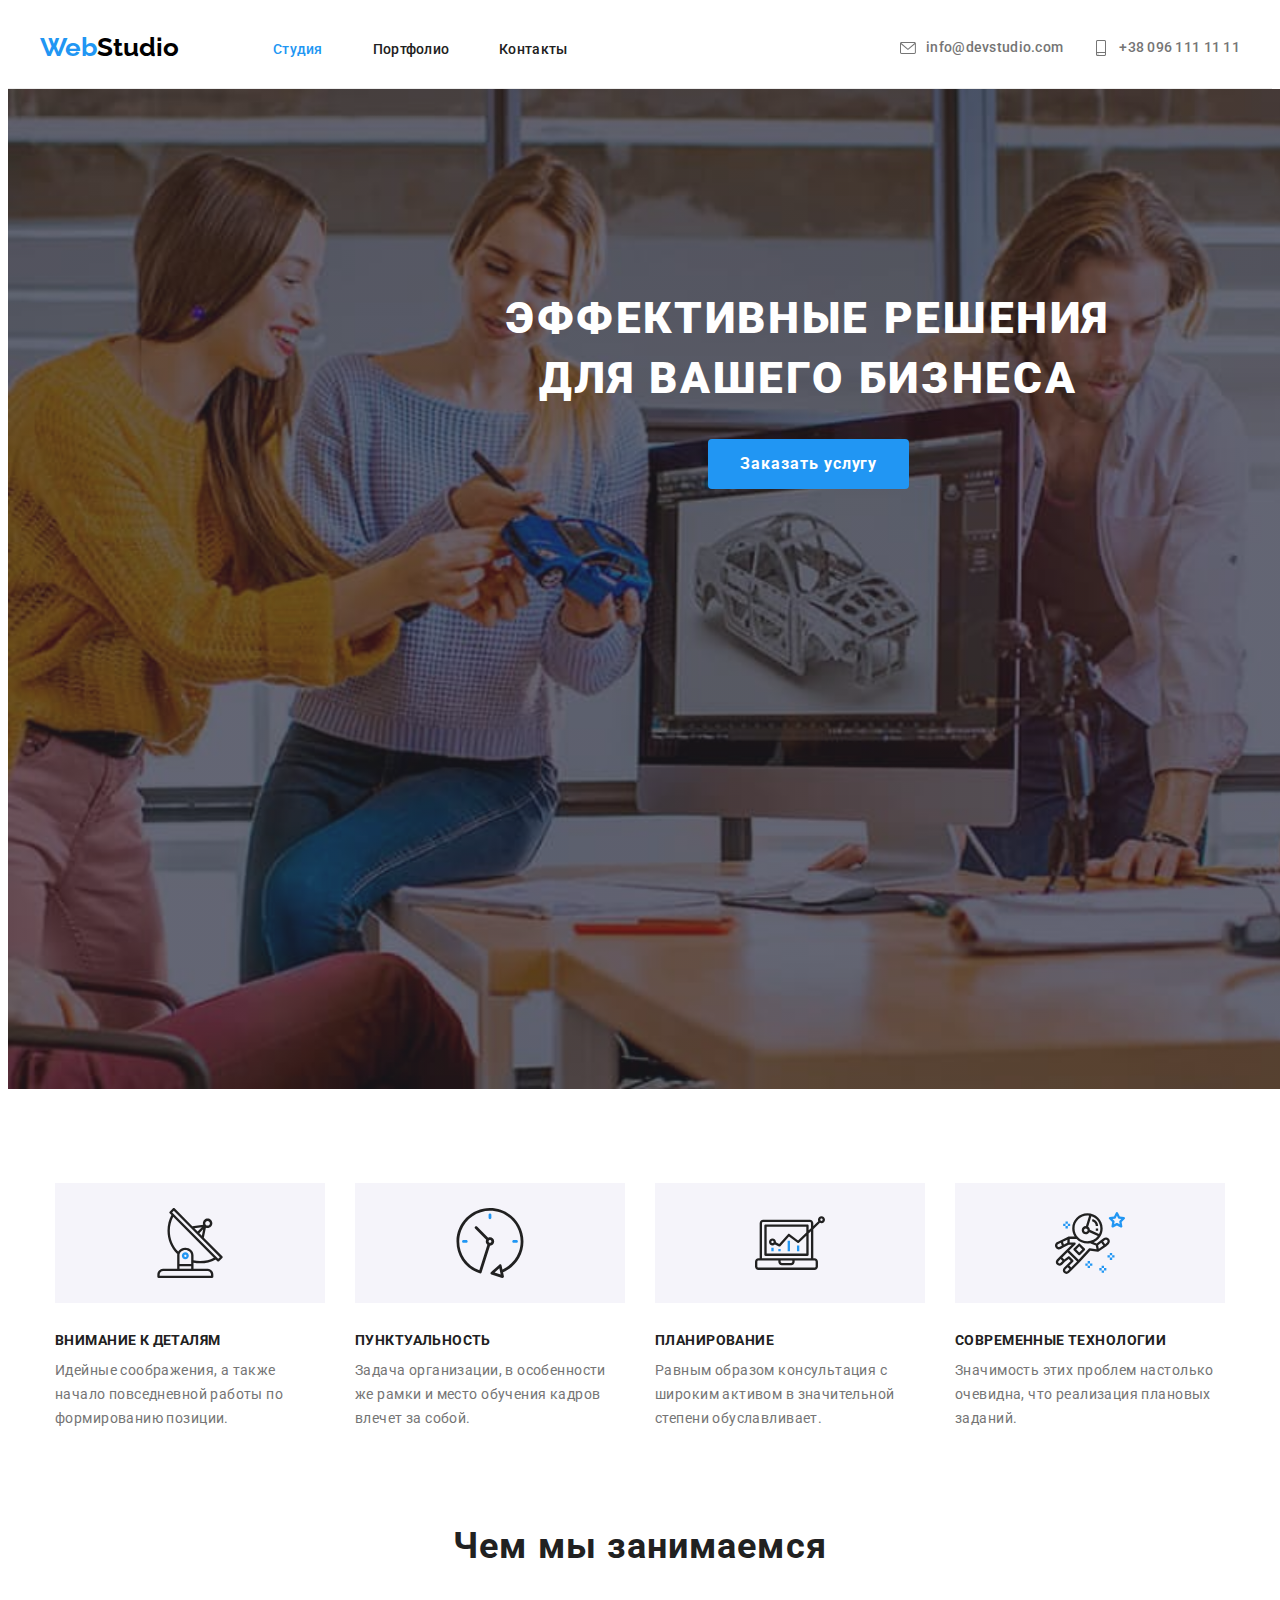
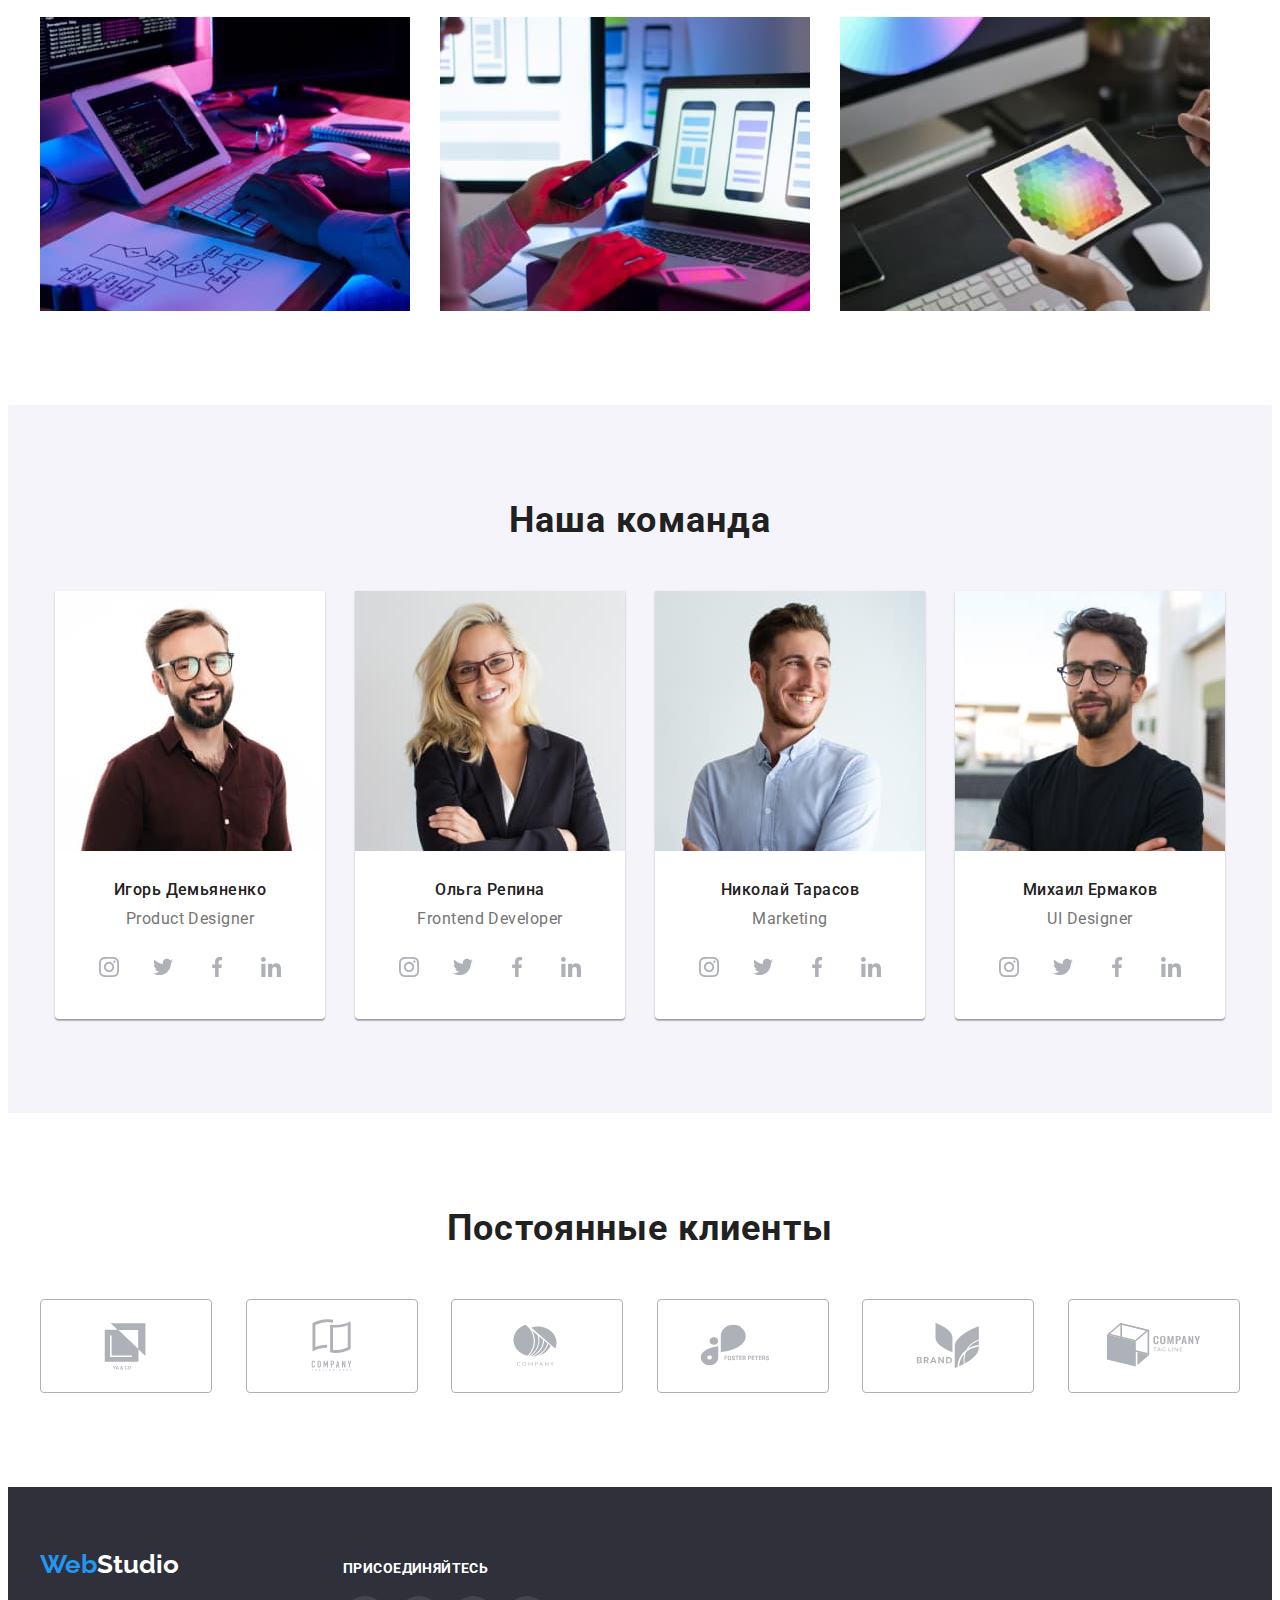
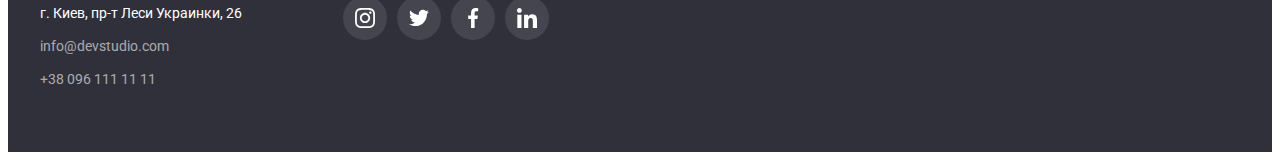
<file: index.html>
<!DOCTYPE html>
<html lang="ru">
  <head>
    <meta charset="UTF-8" />
    <meta http-equiv="X-UA-Compatible" content="IE=edge" />
    <meta name="viewport" content="width=device-width, initial-scale=1.0" />

    <title>Студия</title>
    <link
      rel="stylesheet"
      href="https://cdnjs.cloudflare.com/ajax/libs/modern-normalize/1.1.0/modern-normalize.min.css"
      integrity="sha512-wpPYUAdjBVSE4KJnH1VR1HeZfpl1ub8YT/NKx4PuQ5NmX2tKuGu6U/JRp5y+Y8XG2tV+wKQpNHVUX03MfMFn9Q=="
      crossorigin="anonymous"
      referrerpolicy="no-referrer"
    />
    <link rel="preconnect" href="https://fonts.googleapis.com" />
    <link rel="preconnect" href="https://fonts.gstatic.com" crossorigin />
    <link
      href="https://fonts.googleapis.com/css2?family=Raleway:wght@700&family=Roboto:wght@400;500;700;900&display=swap"
      rel="stylesheet"
    />
    <link rel="stylesheet" href="./css/styles.css" />
  </head>
  <body class="body">
    <header class="header">
      <div class="container header-container">
        <nav class="navigation">
          <a href="" class="main link"
            >Web<span class="text-logo">Studio</span></a
          >
          <ul class="nav-list list">
            <li class="nav-list-item">
              <a href="./index.html" class="nav link current">Студия</a>
            </li>
            <li class="nav-list-item">
              <a href="./portfolio.html" class="nav link">Портфолио</a>
            </li>

            <li class="nav-list-item">
              <a href="" class="nav link">Контакты</a>
            </li>
          </ul>
        </nav>
        <a href="mailto:info@devstudio.com" class="header-mail nav link">
          <svg class="header-mail-icon" width="16" height="16">
            <use href="./images/sprite.svg#envelope"></use>
          </svg>
          info@devstudio.com</a
        >
        <a href="tel:+380961111111" class="header-tel nav link">
          <svg class="header-tel-icon" width="16" height="16">
            <use href="./images/sprite.svg#smartphone"></use>
          </svg>
          +38 096 111 11 11</a
        >
      </div>
    </header>
    <main>
      <section class="section hero">
        <div class="container overlay-hero">
          <h1 class="hero-title">Эффективные решения для вашего бизнеса</h1>
          <button class="button" type="button">Заказать услугу</button>
        </div>
      </section>
      <section class="section feature">
        <div class="container">
          <ul class="feature-list">
            <li class="feature-item list">
              <div class="feature-bg">
                <svg class="feature-icon" width="70" height="70">
                  <use href="./images/sprite.svg#antenna"></use>
                </svg>
              </div>
              <h3 class="feature-title">Внимание к деталям</h3>
              <p class="feature-text">
                Идейные соображения, а также начало повседневной работы по
                формированию позиции.
              </p>
            </li>
            <li class="feature-item list">
              <div class="feature-bg">
                <svg class="feature-icon" width="70" height="70">
                  <use href="./images/sprite.svg#clock"></use>
                </svg>
              </div>
              <h3 class="feature-title">Пунктуальность</h3>
              <p class="feature-text">
                Задача организации, в особенности же рамки и место обучения
                кадров влечет за собой.
              </p>
            </li>
            <li class="feature-item list">
              <div class="feature-bg">
                <svg class="feature-icon" width="70" height="70">
                  <use href="./images/sprite.svg#diagram"></use>
                </svg>
              </div>
              <h3 class="feature-title">Планирование</h3>
              <p class="feature-text">
                Равным образом консультация с широким активом в значительной
                степени обуславливает.
              </p>
            </li>
            <li class="feature-item list">
              <div class="feature-bg">
                <svg class="feature-icon" width="70" height="70">
                  <use href="./images/sprite.svg#astronaut"></use>
                </svg>
              </div>
              <h3 class="feature-title">Современные технологии</h3>
              <p class="feature-text">
                Значимость этих проблем настолько очевидна, что реализация
                плановых заданий.
              </p>
            </li>
          </ul>
        </div>
      </section>
      <section class="section our-work">
        <div class="container">
          <h2 class="our-work-title">Чем мы занимаемся</h2>
          <ul class="our-work list">
            <li class="our-work-item">
              <img
                src="./images/box1.jpg"
                alt="Набирает код на планшете"
                width="370"
              />
            </li>
            <li class="our-work-item">
              <img
                src="./images/box2.jpg"
                alt="Создание мобильных приложений"
                width="370"
              />
            </li>
            <li class="our-work-item">
              <img
                src="./images/box3.jpg"
                alt="Выбирает цвет из палитры"
                width="370"
              />
            </li>
          </ul>
        </div>
      </section>
      <section class="section team-section">
        <div class="container">
          <h2 class="our-team-title">Наша команда</h2>
          <ul class="team list">
            <li class="team-item">
              <img
                src="./images/img1.jpg"
                alt="Дядька в очках и рубашке"
                width="270"
              />
              <div class="staff">
                <p class="names">Игорь Демьяненко</p>
                <p class="professions">Product Designer</p>
                <ul class="team-social list">
                  <li class="team-social-item">
                    <a href="" class="team-social-link">
                      <svg class="team-social-icon" width="20" height="20">
                        <use href="./images/sprite.svg#instagram"></use>
                      </svg>
                    </a>
                  </li>
                  <li class="team-social-item">
                    <a href="" class="team-social-link">
                      <svg class="team-social-icon" width="20" height="20">
                        <use href="./images/sprite.svg#twitter"></use>
                      </svg>
                    </a>
                  </li>
                  <li class="team-social-item">
                    <a href="" class="team-social-link">
                      <svg class="team-social-icon" width="20" height="20">
                        <use href="./images/sprite.svg#facebook"></use>
                      </svg>
                    </a>
                  </li>
                  <li class="team-social-item">
                    <a href="" class="team-social-link">
                      <svg class="team-social-icon" width="20" height="20">
                        <use href="./images/sprite.svg#linkedin"></use>
                      </svg>
                    </a>
                  </li>
                </ul>
              </div>
            </li>
            <li class="team-item">
              <img
                src="./images/img2.jpg"
                alt="Блондинка в черном пиджаке"
                width="270"
              />
              <div class="staff">
                <p class="names">Ольга Репина</p>
                <p class="professions">Frontend Developer</p>
                <ul class="team-social list">
                  <li class="team-social-item">
                    <a href="" class="team-social-link">
                      <svg class="team-social-icon" width="20" height="20">
                        <use href="./images/sprite.svg#instagram"></use>
                      </svg>
                    </a>
                  </li>
                  <li class="team-social-item">
                    <a href="" class="team-social-link">
                      <svg class="team-social-icon" width="20" height="20">
                        <use href="./images/sprite.svg#twitter"></use>
                      </svg>
                    </a>
                  </li>
                  <li class="team-social-item">
                    <a href="" class="team-social-link">
                      <svg class="team-social-icon" width="20" height="20">
                        <use href="./images/sprite.svg#facebook"></use>
                      </svg>
                    </a>
                  </li>
                  <li class="team-social-item">
                    <a href="" class="team-social-link">
                      <svg class="team-social-icon" width="20" height="20">
                        <use href="./images/sprite.svg#linkedin"></use>
                      </svg>
                    </a>
                  </li>
                </ul>
              </div>
            </li>
            <li class="team-item">
              <img
                src="./images/img3.jpg"
                alt="Парень в голубой рубашке"
                width="270"
              />
              <div class="staff">
                <p class="names">Николай Тарасов</p>
                <p class="professions">Marketing</p>
                <ul class="team-social list">
                  <li class="team-social-item">
                    <a href="" class="team-social-link">
                      <svg class="team-social-icon" width="20" height="20">
                        <use href="./images/sprite.svg#instagram"></use>
                      </svg>
                    </a>
                  </li>
                  <li class="team-social-item">
                    <a href="" class="team-social-link">
                      <svg class="team-social-icon" width="20" height="20">
                        <use href="./images/sprite.svg#twitter"></use>
                      </svg>
                    </a>
                  </li>
                  <li class="team-social-item">
                    <a href="" class="team-social-link">
                      <svg class="team-social-icon" width="20" height="20">
                        <use href="./images/sprite.svg#facebook"></use>
                      </svg>
                    </a>
                  </li>
                  <li class="team-social-item">
                    <a href="" class="team-social-link">
                      <svg class="team-social-icon" width="20" height="20">
                        <use href="./images/sprite.svg#linkedin"></use>
                      </svg>
                    </a>
                  </li>
                </ul>
              </div>
            </li>
            <li class="team-item">
              <img
                src="./images/img4.jpg"
                alt="Парень с тату в футболке"
                width="270"
              />
              <div class="staff">
                <p class="names">Михаил Ермаков</p>
                <p class="professions">UI Designer</p>
                <ul class="team-social list">
                  <li class="team-social-item">
                    <a href="" class="team-social-link">
                      <svg class="team-social-icon" width="20" height="20">
                        <use href="./images/sprite.svg#instagram"></use>
                      </svg>
                    </a>
                  </li>
                  <li class="team-social-item">
                    <a href="" class="team-social-link">
                      <svg class="team-social-icon" width="20" height="20">
                        <use href="./images/sprite.svg#twitter"></use>
                      </svg>
                    </a>
                  </li>
                  <li class="team-social-item">
                    <a href="" class="team-social-link">
                      <svg class="team-social-icon" width="20" height="20">
                        <use href="./images/sprite.svg#facebook"></use>
                      </svg>
                    </a>
                  </li>
                  <li class="team-social-item">
                    <a href="" class="team-social-link">
                      <svg class="team-social-icon" width="20" height="20">
                        <use href="./images/sprite.svg#linkedin"></use>
                      </svg>
                    </a>
                  </li>
                </ul>
              </div>
            </li>
          </ul>
        </div>
      </section>
      <section class="section loyal">
        <div class="container">
          <h2 class="loyal-title">Постоянные клиенты</h2>
          <ul class="loyal list">
            <li class="loyal-item">
              <a href="" class="loyal-link">
                <svg class="loyal-icon" width="106" height="60">
                  <use href="./images/sprite.svg#logo1"></use>
                </svg>
              </a>
            </li>
            <li class="loyal-item">
              <a href="" class="loyal-link">
                <svg class="loyal-icon" width="106" height="60">
                  <use href="./images/sprite.svg#logo2"></use>
                </svg>
              </a>
            </li>
            <li class="loyal-item">
              <a href="" class="loyal-link">
                <svg class="loyal-icon" width="106" height="60">
                  <use href="./images/sprite.svg#logo3"></use>
                </svg>
              </a>
            </li>
            <li class="loyal-item">
              <a href="" class="loyal-link">
                <svg class="loyal-icon" width="106" height="60">
                  <use href="./images/sprite.svg#logo4"></use>
                </svg>
              </a>
            </li>
            <li class="loyal-item">
              <a href="" class="loyal-link">
                <svg class="loyal-icon" width="106" height="60">
                  <use href="./images/sprite.svg#logo5"></use>
                </svg>
              </a>
            </li>
            <li class="loyal-item">
              <a href="" class="loyal-link">
                <svg class="loyal-icon" width="106" height="60">
                  <use href="./images/sprite.svg#logo6"></use>
                </svg>
              </a>
            </li>
          </ul>
        </div>
      </section>
    </main>
    <footer class="footer">
      <div class="container footer-container">
        <div class="ft-adress">
          <a href="" class="main link"
            >Web<span class="footer-text-logo">Studio</span></a
          >
          <address class="adress-list">
            <p class="adress">г. Киев, пр-т Леси Украинки, 26</p>
            <a href="mailto:info@devstudio.com" class="adress link"
              >info@devstudio.com</a
            >
            <a href="tel:+380961111111" class="adress link"
              >+38 096 111 11 11</a
            >
          </address>
        </div>
        <div class="ft-social">
          <h3 class="ft-social-title">Присоединяйтесь</h3>
          <ul class="ft-social-list list">
            <li class="ft-social-item">
              <a href="" class="ft-social-link">
                <svg class="ft-social-icon" width="20" height="20">
                  <use href="./images/sprite.svg#instagram"></use>
                </svg>
              </a>
            </li>
            <li class="ft-social-item">
              <a href="" class="ft-social-link">
                <svg class="ft-social-icon" width="20" height="20">
                  <use href="./images/sprite.svg#twitter"></use>
                </svg>
              </a>
            </li>
            <li class="ft-social-item">
              <a href="" class="ft-social-link">
                <svg class="ft-social-icon" width="20" height="20">
                  <use href="./images/sprite.svg#facebook"></use>
                </svg>
              </a>
            </li>
            <li class="ft-social-item">
              <a href="" class="ft-social-link">
                <svg class="ft-social-icon" width="20" height="20">
                  <use href="./images/sprite.svg#linkedin"></use>
                </svg>
              </a>
            </li>
          </ul>
        </div>
      </div>
    </footer>
  </body>
</html>
</file>
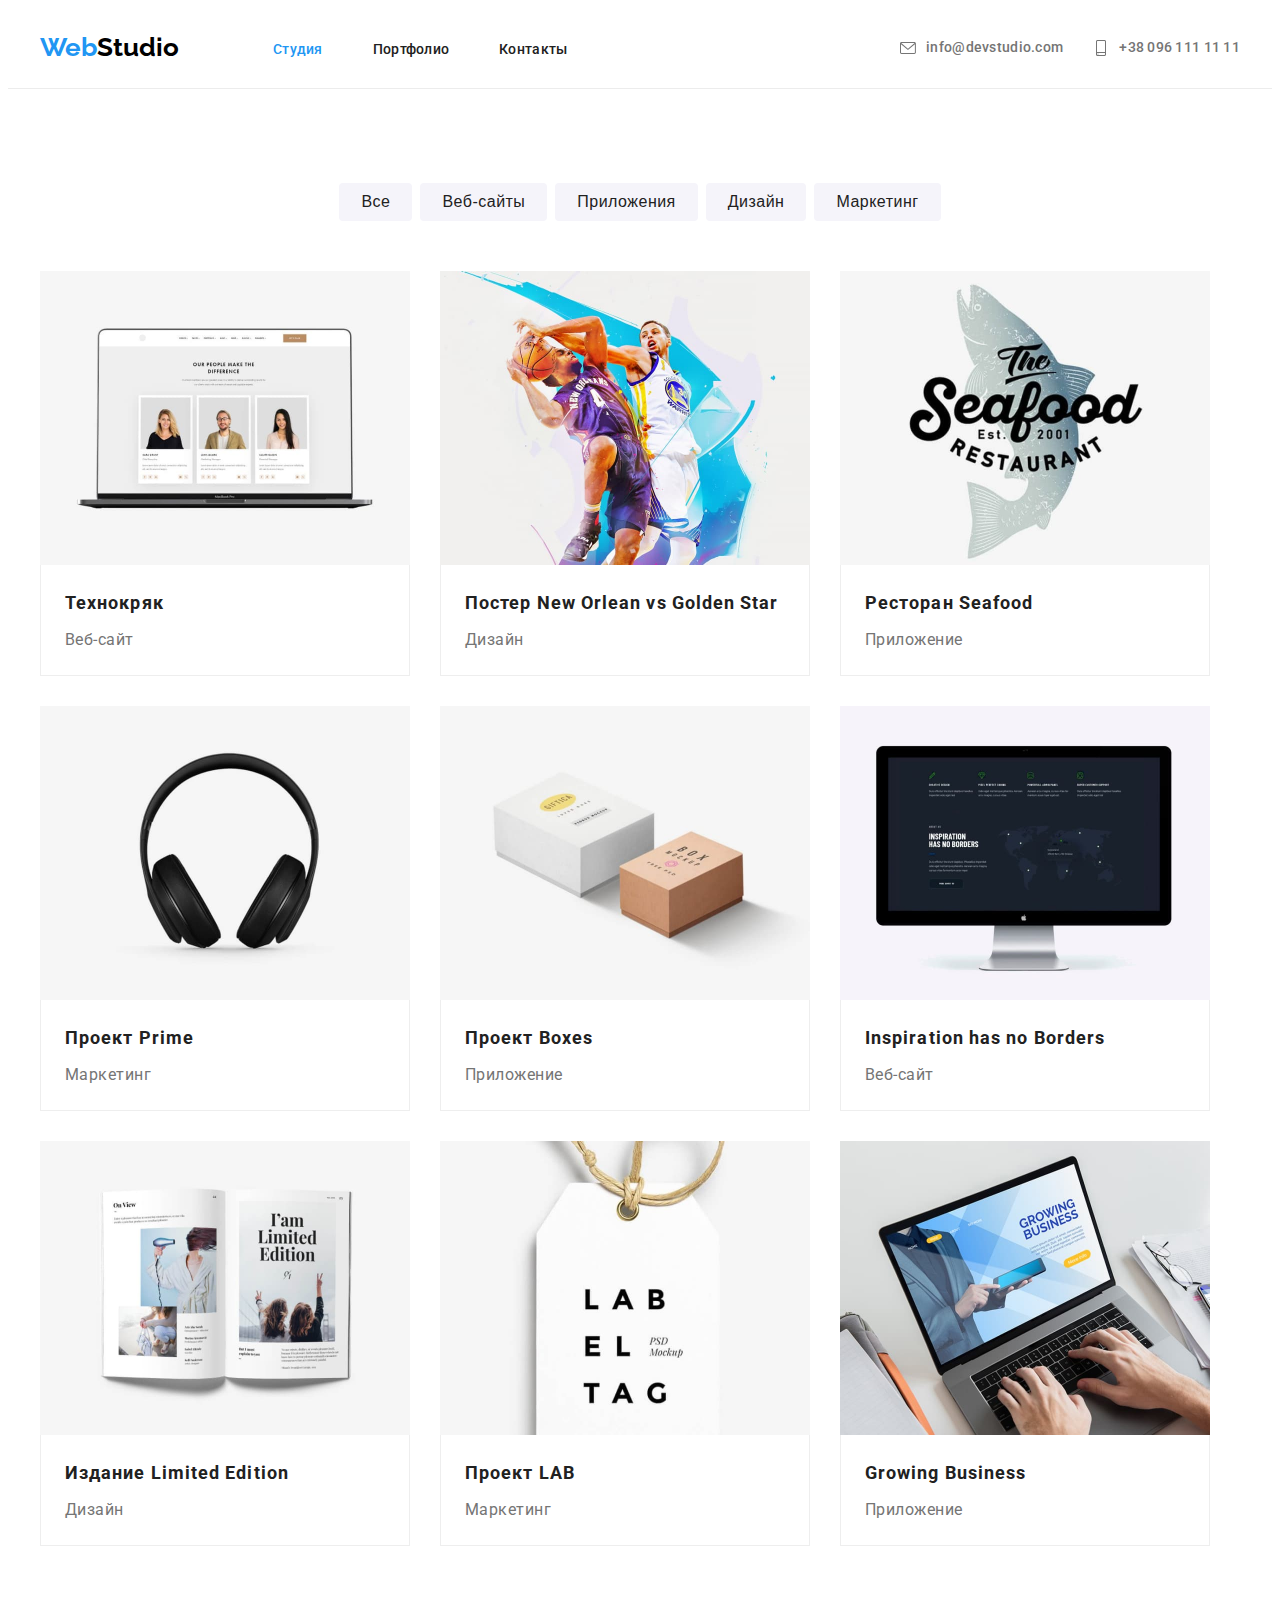
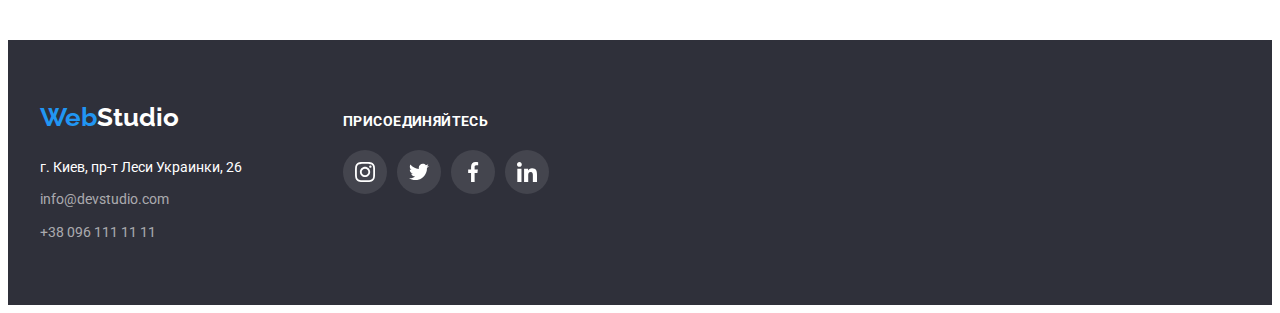
<file: portfolio.html>
<!DOCTYPE html>
<html lang="ru">
  <head>
    <meta charset="UTF-8" />
    <meta http-equiv="X-UA-Compatible" content="IE=edge" />
    <meta name="viewport" content="width=device-width, initial-scale=1.0" />

    <title>Студия</title>
    <link
      rel="stylesheet"
      href="https://cdnjs.cloudflare.com/ajax/libs/modern-normalize/1.1.0/modern-normalize.min.css"
      integrity="sha512-wpPYUAdjBVSE4KJnH1VR1HeZfpl1ub8YT/NKx4PuQ5NmX2tKuGu6U/JRp5y+Y8XG2tV+wKQpNHVUX03MfMFn9Q=="
      crossorigin="anonymous"
      referrerpolicy="no-referrer"
    />
    <link rel="preconnect" href="https://fonts.googleapis.com" />
    <link rel="preconnect" href="https://fonts.gstatic.com" crossorigin />
    <link
      href="https://fonts.googleapis.com/css2?family=Raleway:wght@700&family=Roboto:wght@400;500;700;900&display=swap"
      rel="stylesheet"
    />
    <link rel="stylesheet" href="./css/styles.css" />
  </head>
  <body class="body">
    <header class="header">
      <div class="container header-container">
        <nav class="navigation">
          <a href="" class="main link"
            >Web<span class="text-logo">Studio</span></a
          >
          <ul class="nav-list list">
            <li class="nav-list-item">
              <a href="./index.html" class="nav link current">Студия</a>
            </li>
            <li class="nav-list-item">
              <a href="./portfolio.html" class="nav link">Портфолио</a>
            </li>

            <li class="nav-list-item">
              <a href="" class="nav link">Контакты</a>
            </li>
          </ul>
        </nav>
        <a href="mailto:info@devstudio.com" class="header-mail nav link">
          <svg class="header-mail-icon" width="16" height="16">
            <use href="./images/sprite.svg#envelope"></use>
          </svg>
          info@devstudio.com</a
        >
        <a href="tel:+380961111111" class="header-tel nav link">
          <svg class="header-tel-icon" width="16" height="16">
            <use href="./images/sprite.svg#smartphone"></use>
          </svg>
          +38 096 111 11 11</a
        >
      </div>
    </header>
    <main>
      <section class="section">
        <h2 class="visually-hidden">Filters</h2>
        <div class="container">
          <ul class="filters-list list">
            <li class="filters-item">
              <button class="filters" type="button">Все</button>
            </li>
            <li class="filters-item">
              <button class="filters" type="button">Веб-сайты</button>
            </li>
            <li class="filters-item">
              <button class="filters" type="button">Приложения</button>
            </li>
            <li class="filters-item">
              <button class="filters" type="button">Дизайн</button>
            </li>
            <li class="filters-item">
              <button class="filters" type="button">Маркетинг</button>
            </li>
          </ul>
          <ul class="cards-list list">
            <li class="cards-list-item">
              <img src="./images/techno.jpg" alt="MackBook Pro" width="370" />
              <div class="cards-content">
                <p class="item-name">Технокряк</p>
                <p class="item-activity">Веб-сайт</p>
              </div>
            </li>
            <li class="cards-list-item">
              <img
                src="./images/poster.jpg"
                alt="Два баскетболиста"
                width="370"
              />
              <div class="cards-content">
                <p class="item-name">Постер New Orlean vs Golden Star</p>
                <p class="item-activity">Дизайн</p>
              </div>
            </li>
            <li class="cards-list-item">
              <img
                src="./images/restaurant.jpg"
                alt="Логотип с рыбой"
                width="370"
              />
              <div class="cards-content">
                <p class="item-name">Ресторан Seafood</p>
                <p class="item-activity">Приложение</p>
              </div>
            </li>
            <li class="cards-list-item">
              <img src="./images/project.jpg" alt="Наушники" width="370" />
              <div class="cards-content">
                <p class="item-name">Проект Prime</p>
                <p class="item-activity">Маркетинг</p>
              </div>
            </li>
            <li class="cards-list-item">
              <img
                src="./images/projectboxes.jpg"
                alt="Две коробки"
                width="370"
              />
              <div class="cards-content">
                <p class="item-name">Проект Boxes</p>
                <p class="item-activity">Приложение</p>
              </div>
            </li>
            <li class="cards-list-item">
              <img
                src="./images/inspiration.jpg"
                alt="Темный экран монитора"
                width="370"
              />
              <div class="cards-content">
                <p class="item-name">Inspiration has no Borders</p>
                <p class="item-activity">Веб-сайт</p>
              </div>
            </li>
            <li class="cards-list-item">
              <img
                src="./images/limitededition.jpg"
                alt="Развернутая книга"
                width="370"
              />
              <div class="cards-content">
                <p class="item-name">Издание Limited Edition</p>
                <p class="item-activity">Дизайн</p>
              </div>
            </li>
            <li class="cards-list-item">
              <img
                src="./images/projectlab.jpg"
                alt="Бумажный ярлык с надписью"
                width="370"
              />
              <div class="cards-content">
                <p class="item-name">Проект LAB</p>
                <p class="item-activity">Маркетинг</p>
              </div>
            </li>
            <li class="cards-list-item">
              <img
                src="./images/growing.jpg"
                alt="Руки на ноутбуке"
                width="370"
              />
              <div class="cards-content">
                <p class="item-name">Growing Business</p>
                <p class="item-activity">Приложение</p>
              </div>
            </li>
          </ul>
        </div>
      </section>
    </main>
    <footer class="footer">
      <div class="container footer-container">
        <div class="ft-adress">
          <a href="" class="main link"
            >Web<span class="footer-text-logo">Studio</span></a
          >
          <address class="adress-list">
            <p class="adress">г. Киев, пр-т Леси Украинки, 26</p>
            <a href="mailto:info@devstudio.com" class="adress link"
              >info@devstudio.com</a
            >
            <a href="tel:+380961111111" class="adress link"
              >+38 096 111 11 11</a
            >
          </address>
        </div>
        <div class="ft-social">
          <h3 class="ft-social-title">Присоединяйтесь</h3>
          <ul class="ft-social-list list">
            <li class="ft-social-item">
              <a href="" class="ft-social-link">
                <svg class="ft-social-icon" width="20" height="20">
                  <use href="./images/sprite.svg#instagram"></use>
                </svg>
              </a>
            </li>
            <li class="ft-social-item">
              <a href="" class="ft-social-link">
                <svg class="ft-social-icon" width="20" height="20">
                  <use href="./images/sprite.svg#twitter"></use>
                </svg>
              </a>
            </li>
            <li class="ft-social-item">
              <a href="" class="ft-social-link">
                <svg class="ft-social-icon" width="20" height="20">
                  <use href="./images/sprite.svg#facebook"></use>
                </svg>
              </a>
            </li>
            <li class="ft-social-item">
              <a href="" class="ft-social-link">
                <svg class="ft-social-icon" width="20" height="20">
                  <use href="./images/sprite.svg#linkedin"></use>
                </svg>
              </a>
            </li>
          </ul>
        </div>
      </div>
    </footer>
  </body>
</html>
</file>
<file: css/styles.css>
:root {
  --prime-text-color: #757575;
  --second-text-color: #212121;
  --third-text-color: #ffffff;
  --accent-color: #2196f3;
  --loyal-color: #afb1b8;
  --prime-font-family: "Roboto", sans-serif;
  --secondary-font-family: "Raleway", sans-serif;
  --background-color: #2f303a;
}
.body {
  font-family: var(--prime-font-family);
  color: var(--prime-text-color);
}
.list {
  list-style: none;
}
.link {
  text-decoration: none;
}
h1,
h2,
h3,
h4,
h5,
h6,
p {
  margin-top: 0;
  margin-bottom: 0;
}
ul,
ol {
  margin-top: 0;
  margin-bottom: 0;
  padding-left: 0;
}
img {
  display: block;
  max-width: 100%;
  height: auto;
}
address {
  font-style: normal;
}
.container {
  width: 1200px;
  padding-left: 15px;
  padding-right: 15px;
  margin-left: auto;
  margin-right: auto;
}
.visually-hidden {
  position: absolute;
  width: 1px;
  height: 1px;
  margin: -1px;
  padding: 0;
  overflow: hidden;
  border: 0;
  clip: rect(0 0 0 0);
}

/* ============================================================== */
/*🔽🔽🔽   H E A D E R  &  N A V I G A T I O N   🔽🔽🔽*/

.header {
  border-bottom: 1px solid #ececec;
}
.header-container {
  display: flex;
  align-items: center;
}
.navigation {
  display: flex;
  align-items: center;
}
.nav-list {
  display: flex;
  align-items: center;
}

.main.link {
  margin-right: 94px;
  font-family: var(--secondary-font-family);
  font-weight: 700;
  font-size: 26px;
  line-height: 1.38;
  letter-spacing: 3%;
  color: var(--accent-color);
  cursor: pointer;
}
.text-logo {
  color: #000000;
}

.nav-list-item:not(:last-child) {
  margin-right: 50px;
}
.nav-list-item > .nav.link {
  color: var(--second-text-color);
}
.header-mail {
  display: flex;
  justify-content: center;
  align-items: center;
  margin-left: auto;
  margin-right: 30px;
}
.header-tel {
  display: flex;
  justify-content: center;
  align-items: center;
}
.header-mail-icon,
.header-tel-icon {
  margin-right: 10px;
  fill: currentColor;
}
.nav.link {
  padding: 32px 0px;
  font-weight: 500;
  font-size: 14px;
  line-height: 1.14;
  letter-spacing: 0.02em;
  color: var(--prime-text-color);
}
.header-mail.nav.link:hover,
.header-tel.nav.link:hover {
  fill: var(--accent-color);
  background-color: var(--third-text-color);
}
.main.link:hover,
.main.link:focus,
.adress.link:hover,
.adress.link:focus,
.nav.link:hover,
.nav.link:focus,
.nav.link.current {
  color: var(--accent-color);
}

/*🔽🔽🔽   M A I N   S E C T I O N   🔽🔽🔽*/

/* ----------- hero -------- */
.section {
  padding-top: 94px;
  padding-bottom: 94px;
}
.section.hero {
  padding-top: 0px;
}
.container.overlay-hero {
  width: 1600px;
  height: 600px;
  background-image: linear-gradient(
      rgba(47, 48, 58, 0.4),
      rgba(47, 48, 58, 0.4)
    ),
    url(../images/for-overlay.jpg);
  background-color: #c4c4c4;
  background-size: cover;
  background-position: center;
  padding: 200px 0px;
}
.section.our-work {
  padding-top: 0px;
}
.hero-title {
  width: 696px;
  margin-left: auto;
  margin-right: auto;
  margin-bottom: 30px;
  font-weight: 900;
  font-size: 44px;
  line-height: 1.36;
  text-align: center;
  letter-spacing: 0.06em;
  text-transform: uppercase;
  color: var(--third-text-color);
}
.button {
  padding: 10px 32px;
  margin: 0px 700px;
  white-space: nowrap;
  border: none;
  border-radius: 4px;
  font-family: inherit;
  font-weight: 700;
  font-size: 16px;
  line-height: 1.87;
  letter-spacing: 0.06em;
  background-color: var(--accent-color);
  color: var(--third-text-color);
  cursor: pointer;
}

.button:hover,
.button:focus {
  background: #188ce8;
  box-shadow: 0px 4px 4px rgba(0, 0, 0, 0.15);
  border-radius: 4px;
}

/*--------- features --------- */
.section.feature {
  padding-top: 0px;
}
.feature-list {
  display: flex;
  justify-content: center;
}
.feature-item {
  width: 270px;
}
.feature-item:not(:last-child) {
  margin-right: 30px;
}
.feature-title {
  margin-top: 30px;
  margin-bottom: 10px;
  font-size: 14px;
  line-height: 1.14;
  letter-spacing: 0.03em;
  text-transform: uppercase;
  color: var(--second-text-color);
}
.feature-text {
  font-weight: 400;
  font-size: 14px;
  line-height: 1.71;
  letter-spacing: 0.03em;
}
.feature-bg {
  display: flex;
  align-items: center;
  justify-content: center;
  width: 270px;
  height: 120px;
  background-color: #f5f4fa;
}
/* ----------- our work -----------*/
.our-work-title,
.our-team-title,
.loyal-title {
  margin-bottom: 50px;
  text-align: center;
  font-weight: 700;
  font-size: 36px;
  line-height: 42px;
  letter-spacing: 0.03em;
  color: var(--second-text-color);
}
.our-work {
  display: flex;
}
.our-work-item:not(:last-child) {
  margin-right: 30px;
}
/* ---------- our team ------------ */
.team-section {
  background-color: #f5f4fa;
}
.team.list {
  display: flex;
  justify-content: center;
}
.team-item:not(:last-child) {
  margin-right: 30px;
}
.team-item {
  background-color: #ffffff;
  box-shadow: 0px 1px 3px rgba(0, 0, 0, 0.12), 0px 1px 1px rgba(0, 0, 0, 0.14),
    0px 2px 1px rgba(0, 0, 0, 0.2);
  border-radius: 0px 0px 4px 4px;
}
.staff {
  padding: 30px 0px;
}
.names {
  font-weight: 500;
  font-size: 16px;
  line-height: 1.18;
  text-align: center;
  letter-spacing: 0.03em;
  color: var(--second-text-color);
}
.professions {
  margin-top: 10px;
  font-weight: 400;
  font-size: 16px;
  line-height: 1.18;
  text-align: center;
  letter-spacing: 0.03em;
  color: var(--prime-text-color);
}
.team-item {
  background-repeat: no-repeat;
}
.team-social-link {
  display: flex;
  align-items: center;
  justify-content: center;
  width: 44px;
  height: 44px;
  fill: #afb1b8;
  background-color: #ffffff;
  border-radius: 50%;
}
.team-social-item:not(:last-child) {
  margin-right: 10px;
}
.team-social {
  display: flex;
  justify-content: center;
  margin-top: 16px;
}
.team-social-link:hover,
.team-social-link:focus {
  fill: var(--third-text-color);
  background-color: var(--accent-color);
}
/* ---------- loyal customers ------------ */
.loyal.list {
  display: flex;
  justify-content: space-between;
}
.loyal-title {
  margin-bottom: 50px;
}
.loyal-item {
  box-sizing: border-box;
}
.loyal-link {
  display: flex;
  align-items: center;
  justify-content: center;
  width: 170px;
  height: 92px;
  border: 1px solid var(--loyal-color);
  border-radius: 4px;
  fill: var(--loyal-color);
}
.loyal-link:hover,
.loyal-link:focus {
  fill: var(--accent-color);
  border-color: var(--accent-color);
}
/*🔽🔽🔽   F O O T E R   🔽🔽🔽*/

.footer {
  background-color: var(--background-color);
  padding-top: 60px;
  padding-bottom: 60px;
}
.footer-container {
  display: flex;
  align-items: baseline;
}
.footer-text-logo {
  color: var(--third-text-color);
}
.adress-list {
  margin-top: 20px;
}
.adress {
  font-size: 14px;
  line-height: 1.71;
  color: var(--third-text-color);
}
.adress.link {
  display: block;
  margin-top: 9px;
  color: rgba(255, 255, 255, 0.6);
}
.adress,
.adress.link {
  font-style: normal;
}
.ft-social {
  margin-left: 70px;
}
.ft-social-title {
  font-weight: 700;
  font-size: 14px;
  line-height: 1.14;
  letter-spacing: 0.03em;
  text-transform: uppercase;
  color: var(--third-text-color);
}

.ft-social-list {
  display: flex;
  justify-content: space-between;
  align-items: center;
  margin-top: 20px;
}
.ft-social-item {
  margin-right: 10px;
}
.ft-social-link {
  display: flex;
  align-items: center;
  justify-content: center;
  width: 44px;
  height: 44px;
  fill: #ffffff;
  background-color: rgba(255, 255, 255, 0.1);
  border-radius: 50%;
}
.ft-social-link:hover,
.ft-social-link:focus {
  background-color: var(--accent-color);
}

/*==========================================*/
/*※※※※※※  P O R T F O L I O  ※※※※※※*/
/*==========================================*/

/* ----- buttons ------ */
.filters-list {
  display: flex;
  justify-content: center;
  margin-bottom: 50px;
}
.filters {
  padding: 6px 22px;
  border: 0px;
  border-radius: 4px;
  font-weight: 500;
  font-size: 16px;
  line-height: 1.62;
  letter-spacing: 0.03em;
  background-color: #f5f4fa;
  color: var(--second-text-color);
  cursor: pointer;
}
.filters-item:not(:last-child) {
  margin-right: 8px;
}
.filters:hover,
.filters:focus {
  background-color: var(--accent-color);
  color: var(--third-text-color);
  box-shadow: 0px 3px 1px rgba(0, 0, 0, 0.1), 0px 1px 2px rgba(0, 0, 0, 0.08),
    0px 2px 2px rgba(0, 0, 0, 0.12);
}
.item-name {
  margin-bottom: 4px;
  font-weight: 700;
  font-size: 18px;
  line-height: 2;
  letter-spacing: 0.06em;
  color: var(--second-text-color);
}
.item-activity {
  font-size: 16px;
  line-height: 1.87;
  letter-spacing: 0.03em;
}

/* ------- cards list ------ */
.cards-list {
  display: flex;
  flex-wrap: wrap;
  margin-top: -30px;
  margin-left: -30px;
}
.cards-list-item {
  margin-top: 30px;
  margin-left: 30px;
  background: #ffffff;
}
.cards-list-item:hover {
  box-shadow: 0px 1px 1px rgba(0, 0, 0, 0.12), 0px 4px 4px rgba(0, 0, 0, 0.06),
    1px 4px 6px rgba(0, 0, 0, 0.16);
}
.cards-content {
  padding: 20px 24px;
  border-left: 1px solid #eeeeee;
  border-right: 1px solid #eeeeee;
  border-bottom: 1px solid #eeeeee;
}
</file>
